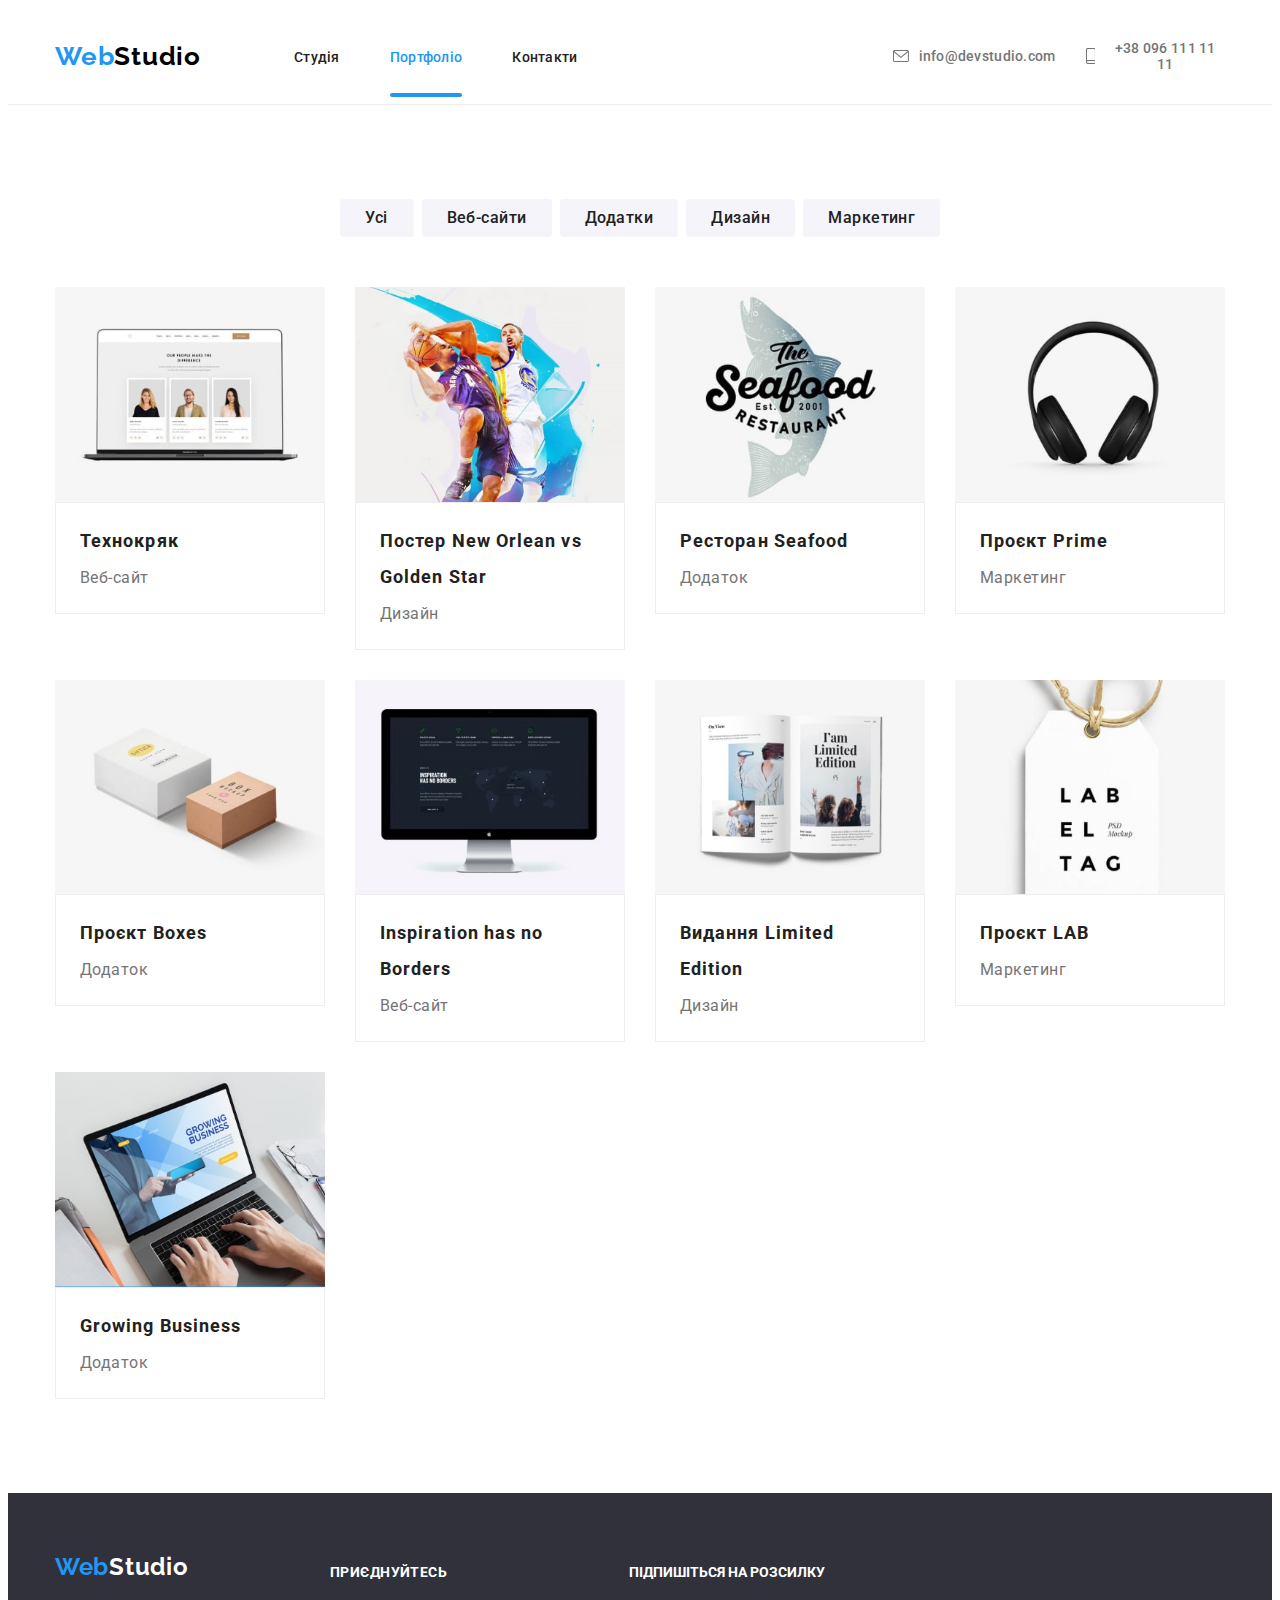
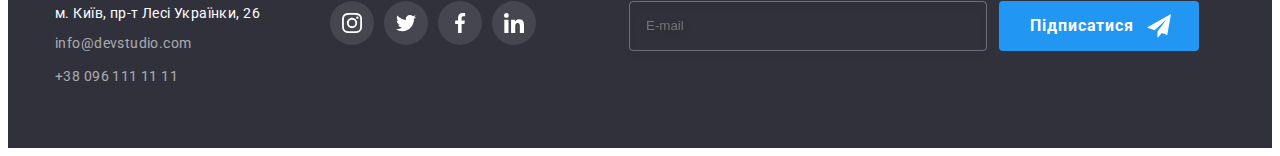
<file: portfolio.html>
<!DOCTYPE html>
<html lang="en">
  <head>
    <meta charset="UTF-8" />
    <meta http-equiv="X-UA-Compatible" content="IE=edge" />
    <meta name="viewport" content="width=device-width, initial-scale=1.0" />
    <title>Portfolio</title>
    <link rel="preconnect" href="https://fonts.googleapis.com" />
    <link rel="preconnect" href="https://fonts.gstatic.com" crossorigin />
    <link
      href="https://fonts.googleapis.com/css2?family=Raleway:wght@700&family=Roboto:wght@400;500;700;900&display=swap"
      rel="stylesheet"
    />
    <link
      rel="stylesheet"
      href="https://cdnjs.cloudflare.com/ajax/libs/modern-normalize/1.1.0/modern-normalize.min.css"
      integrity="sha512-wpPYUAdjBVSE4KJnH1VR1HeZfpl1ub8YT/NKx4PuQ5NmX2tKuGu6U/JRp5y+Y8XG2tV+wKQpNHVUX03MfMFn9Q=="
      crossorigin="anonymous"
      referrerpolicy="no-referrer"
    />
    <link href="./css/main.min.css" rel="stylesheet" />
    <link href="./css/style.css" rel="stylesheet" />
  </head>
  <body>
    <!---Header--->
    <header class="header">
      <div class="header__container">
        <a class="logo" href="/">Web<span class="logo--header">Studio</span></a>
        <nav class="nav">
          <ul class="nav__list">
            <li class="nav__item">
              <a href="./index.html" class="nav__link">Студія</a>
            </li>
            <li class="nav__item">
              <a href="" class="nav__link nav__link--current">Портфоліо</a>
            </li>
            <li class="nav__item"><a href="" class="nav__link">Контакти</a></li>
          </ul>
        </nav>
        <div class="header__list-contacts">
          <a href="mailto:info@devstudio.com" class="header__mail">
            <svg class="header__icon-envelope" width="16" height="12">
              <use href="./images/icons.svg#icon-envelope"></use>
            </svg>
            info@devstudio.com</a
          >
          <a href="tel:+380961111111" class="header__tel"
            ><svg class="header__icon-smartphone" width="10" height="16">
              <use href="./images/icons.svg#icon-smartphone"></use></svg>+38 096 111 11 11</a>
        </div>
      </div>
    </header>

    <!---Portfolio--->
    <main>
      <section class="portfolio">
        <div class="container">
          <ul class="bottons">
            <li class="bottons__item">
              <button type="button" class="bottons__radio">Усі</button>
            </li>
            <li class="bottons__item">
              <button type="button" class="bottons__radio">Веб-сайти</button>
            </li>
            <li class="bottons__item">
              <button type="button" class="bottons__radio">Додатки</button>
            </li>
            <li class="bottons__item">
              <button type="button" class="bottons__radio">Дизайн</button>
            </li>
            <li class="bottons__item">
              <button type="button" class="bottons__radio">Маркетинг</button>
            </li>
          </ul>
          <div class="projects">
            <ul class="projects__list">
              <li class="projects__item">
                <div class="projects__overflow">
                  <img
                    src="./images/img-1-min.jpg"
                    alt="Ноутбук з зображенням карток"
                    width="370"
                    height="294"
                  />
                  <p class="projects__overflow-description">
                    Ресурс пропонує комплексні пропозиції з різним рівнем
                    функціоналу та сервісів. Все це дозволить відвідувачу
                    отримати вичерпні відомості про компанію чи приватну особу.
                  </p>
                </div>

                <div class="projects__description">
                  <h2 class="projects__sub-title">Технокряк</h2>
                  <p class="projects__name">Веб-сайт</p>
                </div>
              </li>
              <li class="projects__item">
                <div class="projects__overflow">
                  <img
                    src="./images/img-2-min.jpg"
                    alt="Баскетболісти"
                    width="370"
                    height="294"
                  />
                  <p class="projects__overflow-description">
                    Ресурс пропонує комплексні пропозиції з різним рівнем
                    функціоналу та сервісів. Все це дозволить відвідувачу
                    отримати вичерпні відомості про компанію чи приватну особу.
                  </p>
                </div>

                <div class="projects__description">
                  <h2 class="projects__sub-title">
                    Постер New Orlean vs Golden Star
                  </h2>
                  <p class="projects__name">Дизайн</p>
                </div>
              </li>
              <li class="projects__item">
                <div class="projects__overflow">
                  <img
                    src="./images/img-3-min.jpg"
                    alt="Емблема ресторану"
                    width="370"
                    height="294"
                  />
                  <p class="projects__overflow-description">
                    Ресурс пропонує комплексні пропозиції з різним рівнем
                    функціоналу та сервісів. Все це дозволить відвідувачу
                    отримати вичерпні відомості про компанію чи приватну особу.
                  </p>
                </div>

                <div class="projects__description">
                  <h2 class="projects__sub-title">Ресторан Seafood</h2>
                  <p class="projects__name">Додаток</p>
                </div>
              </li>
              <li class="projects__item">
                <div class="projects__overflow">
                  <img
                    src="./images/img-4-min.jpg"
                    alt="Навушники"
                    width="370"
                    height="294"
                  />
                  <p class="projects__overflow-description">
                    Ресурс пропонує комплексні пропозиції з різним рівнем
                    функціоналу та сервісів. Все це дозволить відвідувачу
                    отримати вичерпні відомості про компанію чи приватну особу.
                  </p>
                </div>

                <div class="projects__description">
                  <h2 class="projects__sub-title">Проєкт Prime</h2>
                  <p class="projects__name">Маркетинг</p>
                </div>
              </li>
              <li class="projects__item">
                <div class="projects__overflow">
                  <img
                    src="./images/img-5-min.jpg"
                    alt="Дві коробки"
                    width="370"
                    height="294"
                  />
                  <p class="projects__overflow-description">
                    Ресурс пропонує комплексні пропозиції з різним рівнем
                    функціоналу та сервісів. Все це дозволить відвідувачу
                    отримати вичерпні відомості про компанію чи приватну особу.
                  </p>
                </div>

                <div class="projects__description">
                  <h2 class="projects__sub-title">Проєкт Boxes</h2>
                  <p class="projects__name">Додаток</p>
                </div>
              </li>
              <li class="projects__item">
                <div class="projects__overflow">
                  <img
                    src="./images/img-6-min.jpg"
                    alt="Монітор з сайтом"
                    width="370"
                    height="294"
                  />
                  <p class="projects__overflow-description">
                    Ресурс пропонує комплексні пропозиції з різним рівнем
                    функціоналу та сервісів. Все це дозволить відвідувачу
                    отримати вичерпні відомості про компанію чи приватну особу.
                  </p>
                </div>

                <div class="projects__description">
                  <h2 class="projects__sub-title">
                    Inspiration has no Borders
                  </h2>
                  <p class="projects__name">Веб-сайт</p>
                </div>
              </li>
              <li class="projects__item">
                <div class="projects__overflow">
                  <img
                    src="./images/img-7-min.jpg"
                    alt="Розгорнута книжка"
                    width="370"
                    height="294"
                  />
                  <p class="projects__overflow-description">
                    Ресурс пропонує комплексні пропозиції з різним рівнем
                    функціоналу та сервісів. Все це дозволить відвідувачу
                    отримати вичерпні відомості про компанію чи приватну особу.
                  </p>
                </div>

                <div class="projects__description">
                  <h2 class="projects__sub-title">Видання Limited Edition</h2>
                  <p class="projects__name">Дизайн</p>
                </div>
              </li>
              <li class="projects__item">
                <div class="projects__overflow">
                  <img
                    src="./images/img-8-min.jpg"
                    alt="Бірка з написом"
                    width="370"
                    height="294"
                  />
                  <p class="projects__overflow-description">
                    Ресурс пропонує комплексні пропозиції з різним рівнем
                    функціоналу та сервісів. Все це дозволить відвідувачу
                    отримати вичерпні відомості про компанію чи приватну особу.
                  </p>
                </div>

                <div class="projects__description">
                  <h2 class="projects__sub-title">Проєкт LAB</h2>
                  <p class="projects__name">Маркетинг</p>
                </div>
              </li>
              <li class="projects__item">
                <div class="projects__overflow">
                  <img
                    src="./images/img-9-min.jpg"
                    alt="Чоловік друкує на лептопі"
                    width="370"
                    height="294"
                  />
                  <p class="projects__overflow-description">
                    Ресурс пропонує комплексні пропозиції з різним рівнем
                    функціоналу та сервісів. Все це дозволить відвідувачу
                    отримати вичерпні відомості про компанію чи приватну особу.
                  </p>
                </div>

                <div class="projects__description">
                  <h2 class="projects__sub-title">Growing Business</h2>
                  <p class="projects__name">Додаток</p>
                </div>
              </li>
            </ul>
          </div>
        </div>
      </section>
    </main>

    <!---footer---->
    <footer class="footer">
      <div class="footer__container">
        <div class="contacts">
          <a class="contacts__logo" href="./index.html"
            >Web<span class="contacts--footer">Studio</span></a
          >
          <ul class="contacts__list">
            <li class="contacts__item-one">
              <a
                href="https://www.google.com/maps/place/%D0%B1%D1%83%D0%BB.+%D0%9B%D0%B5%D1%81%D0%B8+%D0%A3%D0%BA%D1%80%D0%B0%D0%B8%D0%BD%D0%BA%D0%B8,+26,+%D0%9A%D0%B8%D0%B5%D0%B2,+02000/@50.4265841,30.5361971,17z/data=!3m1!4b1!4m5!3m4!1s0x40d4cf0e033ecbe9:0x57a4dffefec77da0!8m2!3d50.4265807!4d30.5383858"
                class="contacts__link-adress"
                >м. Київ, пр-т Лесі Українки, 26</a
              >
            </li>
            <li class="contacts__item-two">
              <a href="mailto:info@devstudio.com" class="contacts__link"
                >info@devstudio.com</a
              >
            </li>
            <li>
              <a href="tel:+380961111111" class="contacts__link"
                >+38 096 111 11 11</a
              >
            </li>
          </ul>
        </div>
        <div class="footer-socials">
          <h2 class="footer-socials__title">Приєднуйтесь</h2>
          <ul class="footer-socials__list">
            <li class="footer-socials__item">
              <a
                class="footer-socials__link"
                href="https://www.instagram.com"
                target="_blank"
                rel="noopener noreferrer"
                aria-label="instagram"
              >
                <svg class="footer-socials__image" width="20" height="20">
                  <use href="./images/icons.svg#icon-instagram"></use>
                </svg>
              </a>
            </li>
            <li class="footer-socials__item">
              <a
                class="footer-socials__link"
                href="https://twitter.com"
                target="_blank"
                rel="noopener noreferrer"
                aria-label="twitter"
              >
                <svg class="footer-socials__image" width="20" height="20">
                  <use href="./images/icons.svg#icon-twitter"></use>
                </svg>
              </a>
            </li>
            <li class="footer-socials__item">
              <a
                class="footer-socials__link"
                href="https://facebook.com"
                target="_blank"
                rel="noopener noreferrer"
                aria-label="facebook"
              >
                <svg class="footer-socials__image" width="20" height="20">
                  <use href="./images/icons.svg#icon-facebook"></use>
                </svg>
              </a>
            </li>
            <li class="footer-socials__item">
              <a
                class="footer-socials__link"
                href="https://www.linkedin.com/"
                target="_blank"
                rel="noopener noreferrer"
                aria-label="linkedin"
              >
                <svg class="footer-socials__image" width="20" height="20">
                  <use href="./images/icons.svg#icon-linkedin"></use>
                </svg>
              </a>
            </li>
          </ul>
        </div>
        <div class="subscribe-form">
          <p class="subscribe-form__text">Підпишіться на розсилку</p>
          <form
            class="subscribe-form__field"
            name="footer-form"
            autocomplete="off"
          >
            <input
              class="subscribe-form__input"
              type="email"
              name="email_footer"
              placeholder="E-mail"
              autocomplete="on"
              required
            />
            <button class="subscribe-btn hero-btn" type="submit">
              Підписатися
              <svg class="subscribe-btn__icon" width="24" height="24">
                <use href="./images/icons.svg#icon-icon-send"></use>
              </svg>
            </button>
          </form>
        </div>
      </div>
    </footer>
  </body>
</html>
</file>
<file: css/style.css>
/*--------------------MAIN PAGE-----------------*/
/*:root {
    --main-background-color: #FFFFFF;
    --secondary-background-color: hsl(235, 10%, 21%);
    --third-background-color: #F5F4FA; 
    --hero-title-color: #FFFFFF;
    --main-title-color: #212121;
    --main-text-color: #757575;
    --primary-text-color: #757575;
    --accent-text-color: #2196F3;
    --pasive-button-color: #2196F3;
    --active-button-color: #188CE8;
    --button-text-color: #FFFFFF; 
    --logo-web-text-color: #2196F3;
    --first-studio-text-color: #000000;
    --second-studio-text-color: #FFFFFF;
    --adress-text-color: #FFFFFF;
    --animation-function: 250ms cubic-bezier(0.4, 0, 0.2, 1);


/*----------сітка--------------*/
/*--indent: 30px;
--items: 4;
}*/

/*html {
  box-sizing: border-box;
}

body {
  font-family: "Roboto", Verdana, sans-serif;
}

*,
*::before,
*::after {
  box-sizing: inherit;
}*/

/*-------reset-------*/
/*h1,
h2,
h3,
p {
  margin: 0;
}

ul {
  list-style: none;
  margin: 0;
  padding: 0;
}

a {
  text-decoration: none;
  transition-property: color;
  transition-duration: 250ms;
  transition-timing-function: cubic-bezier(0.4, 0, 0.2, 1);
}

h2 {
  font-size: 36px;
  line-height: calc(42 / 36);
  text-align: center;
  letter-spacing: 0.03em;
  color: var(--main-title-color);
}*/

/*-------container---------*/

/*.container {
  width: 1200px;
  padding-left: 15px;
  padding-right: 15px;
  margin-left: auto;
  margin-right: auto;
}*/

/*.section {
  padding-top: 94px;
  padding-bottom: 94px;
}*/

/*.section--team {
  background-color: var(--third-background-color);
}*/

/*.card-set {
display: flex;
flex-wrap: wrap;
gap: var(--indent);
 }*/

/*.card-set__items {
 flex-basis: calc((100% - var(--indent) * (var(--items) - 1 )) / var(--items));
 }*/

/*Header*/
/*.header {
  background-color: var(--main-background-color);
  border-bottom: 1px solid #ececec;
}

.header__container {
  display: flex;
  text-align: center;
}*/

/*.logo {
  display: flex;
  align-items: center;
  justify-content: center;
  font-family: "Raleway";
  font-weight: 700;
  font-size: 26px;
  line-height: calc(31 / 26);
  letter-spacing: 0.03em;
  color: var(--logo-web-text-color);
  text-decoration: none;
  padding-right: 93px;
  padding-top: 24px;
  padding-bottom: 24px;
}

.logo--header {
  color: var(--first-studio-text-color);
}*/

/*.header__mail:hover .header__icon-envelope,
.header__mail:focus .header__icon-envelope {
  fill: var(--accent-text-color);
}

.header__tel:hover .header__icon-smartphone,
.header__tel:focus .header__icon-smartphone {
  fill: var(--accent-text-color);
}

.header__list-contacts {
  display: flex;
  text-align: center;
  margin-left: 315px;
}

.header__tel,
.header__mail {
  font-weight: 500;
  font-size: 14px;
  line-height: calc(16 / 14);
  letter-spacing: 0.02em;
  color: var(--primary-text-color);
}

.header__tel {
  display: flex;
  align-items: center;
  padding-top: 32px;
  padding-bottom: 32px;
  margin-left: 30px;
}

.header__mail {
  display: flex;
  align-items: center;
  padding-top: 32px;
  padding-bottom: 32px;
}

.header__icon-envelope {
  fill: #757575;
  margin-right: 10px;
}

.header__icon-smartphone {
  fill: #757575;
  margin-right: 10px;
}*/

/*.nav {
  display: flex;
  align-items: center;
  justify-content: center;
}

.nav__list .nav__item:not(:last-child) {
  margin-right: 50px;
}

.nav__list {
  display: flex;
}

.nav__link {
  position: relative;
  color: var(--main-title-color);
  font-weight: 500;
  font-size: 14px;
  line-height: 1.14;
  letter-spacing: 0.02em;
}

.nav__link--current {
  color: var(--accent-text-color);
  padding-top: 32px;
  padding-bottom: 32px;
}

.nav__link:hover,
.nav__link:focus,
.header__mail:hover,
.header__mail:focus,
.header__tel:hover,
.heade__tel:focus {
  color: var(--accent-text-color);
}


.nav__link--current::after {
  position: absolute;
  display: inline-block;
  content: "";
  width: 100%;
  height: 4px;
  background: var(--accent-text-color);
  border-radius: 2px;
  left: 0;
  bottom: 0;
}*/

/*--------------------Hero-----------------*/

/*.container-hero {
}*/

/*.hero {
  max-width: 1600px;
  height: 600px;
  margin: 0 auto;
  background-image: linear-gradient(
      to right,
      rgba(47, 48, 58, 0.4),
      rgba(47, 48, 58, 0.4)
    ),
    url(../images/herofon/imgh.png);
  background-repeat: no-repeat;
  background-position: center;
  background-color: #c4c4c4;
  text-align: center;
  padding-top: 200px;
  padding-bottom: 200px;
}

.hero__title {
  font-weight: 900;
  font-size: 44px;
  width: 696px;
  margin-left: auto;
  margin-right: auto;
  margin-bottom: 30px;
  line-height: calc(60 / 44);
  letter-spacing: 0.06em;
  text-transform: uppercase;
  text-align: center;
  color: var(--hero-title-color);
}

.hero-btn {
  font-family: inherit;
  font-weight: 700;
  font-size: 16px;
  line-height: calc(30 / 16);
  display: flex;
  align-items: center;
  text-align: center;
  border-radius: 4px;
  border: 0;
  padding: 10px 32px;
  margin-left: auto;
  margin-right: auto;
  min-width: 216px;
  letter-spacing: 0.06em;
  color: var(--button-text-color);
  background-color: var(--pasive-button-color);
  cursor: pointer;
  transition-property: background-color;
  transition-duration: 250ms;
  transition-timing-function: cubic-bezier(0.4, 0, 0.2, 1);
}

.hero-btn:hover,
.hero-btn:focus {
  box-shadow: 0px 4px 4px rgba(0, 0, 0, 0.15);
  background-color: var(--active-button-color);
}*/

/*----------------Benefits--------------*/

/*.section-benefits {
  padding-top: 94px;
}

.section-benefits__title {
  display: none;
}

.benefits__container {
  display: flex;
  justify-content: center;
  align-items: center;
  background-color: #f5f4fa;
  width: 270px;
  height: 120px;
  border-radius: 4px;
  /*margin-right: 30px;
  margin-bottom: 30px;
}

.benefits__list {
  display: flex;
  gap: 30px;
}

.benefits__list .benefits__item:not(:last-child) {
  gap: 30px;
}

.benefits__item {
  min-width: 270px;
}

.benefits__sub-title {
  font-size: 14px;
  width: 270px;
  line-height: calc(16 / 14);
  letter-spacing: 0.03em;
  text-transform: uppercase;
  color: var(--main-title-color);
  margin-bottom: 10px;
}

.benefits__description {
  font-size: 14px;
  line-height: calc(24 / 14);
  letter-spacing: 0.03em;
  color: var(--main-text-color);
}*/

/*------------------Activity----------------*/
/*.activity__list {
  display: flex;
  flex-wrap: wrap;
  gap: var(--indent);
}

.activity__title {
  min-width: 366px;
  margin-bottom: 50px;
}

.activity__item {
  position: relative;
  --items: 3;
}

.activity__overlay-title {
  position: absolute;
  bottom: 0;
  padding-top: 27px;
  padding-bottom: 27px;
  width: 100%;
  background: rgba(47, 48, 58, 0.8);
}

.activity__overlay-text {
  font-weight: 700;
  font-size: 14px;
  line-height: 1.14;
  text-align: center;
  letter-spacing: 0.03em;
  text-transform: uppercase;
  color: #ffffff;
}*/

/*-----------------Team-------------*/

/*.team__list {
  display: flex;
  flex-wrap: wrap;
  gap: var(--indent);
}

.team__item {
  background-color: var(--main-background-color);
  box-shadow: 0px 1px 3px rgba(0, 0, 0, 0.12), 0px 1px 1px rgba(0, 0, 0, 0.14),
    0px 2px 1px rgba(0, 0, 0, 0.2);
  border-radius: 0px 0px 4px 4px;
  flex-basis: calc((100% - var(--indent) * (var(--items) - 1)) / var(--items));
}

.team__person {
  padding-top: 30px;
  padding-bottom: 30px;
}

.team__title {
  margin-bottom: 50px;
}

.team__sub-title {
  font-weight: 500;
  font-size: 16px;
  margin-bottom: 10px;
  line-height: calc(19 / 16);
  text-align: center;
  letter-spacing: 0.03em;
  color: var(--main-title-color);
}

.team__description {
  font-size: 16px;
  padding-bottom: 16px;
  line-height: calc(19 / 16);
  text-align: center;
  letter-spacing: 0.03em;
  color: var(--main-text-color);
}*/

/*.socials {
  display: flex;
  justify-content: center;
  align-items: center;
  gap: 10px;
}
.socials__image {
  fill: currentColor;
}

.socials__link {
  display: flex;
  justify-content: center;
  align-items: center;
  width: 44px;
  height: 44px;
  border-radius: 50%;
  color: #afb1b8;
  transition-property: color, background-color;
  transition-duration: 250ms;
  transition-timing-function: cubic-bezier(0.4, 0, 0.2, 1);
}

.socials__link:hover,
.socials__link:focus {
  background-color: var(--accent-text-color);
  color: var(--main-background-color);
}*/

/*.socials-link:hover .soc-icon,
.socials-link:focus .soc-icon {
fill: var(--main-background-color);
}*/

/*--------------customers---------*/

/*.regular-customers {
padding-top: 94px;
padding-bottom: 94px;
}*/

/*.customers__list {
  display: flex;
  flex-wrap: wrap;
  gap: var(--indent);
}
.customers__link {
  display: flex;
  justify-content: center;
  align-items: center;
  background-color: var(--main-background-color);
  width: 170px;
  height: 92px;
  border-radius: 4px;
  border: 1px solid #afb1b8;
  border-radius: 4px;
  color: #afb1b8;
  transition-property: color, border-color;
  transition-duration: 250ms;
  transition-timing-function: cubic-bezier(0.4, 0, 0.2, 1);
}

.customers__icon {
  fill: currentColor;
}

.customers__item {
  --items: 6;
}

.customers__title {
  margin-bottom: 50px;
}

.customers__link:hover,
.customers__link:focus {
  border-color: var(--accent-text-color);
  color: var(--accent-text-color);
}*/

/*.regular-customers-link:hover .regular-customers-icon,
.regular-customers-link:focus .regular-customers-icon {
    fill: var(--accent-text-color);
}*/

/*-----------------Footer-------------*/
/*.footer {
  background-color: var(--secondary-background-color);
  padding-top: 60px;
  padding-bottom: 60px;
}

.footer__container {
  display: flex;
}

.contacts {
  width: 231px;
  display: flex;
  flex-direction: column;
}

.contacts__logo {
  display: inline-block;
  font-family: "Raleway";
  font-weight: 700;
  font-size: 26px;
  line-height: calc(31 / 26);
  letter-spacing: 0.03em;
  color: var(--logo-web-text-color);
  text-decoration: none;
  margin-bottom: 20px;
}

.contacts--footer {
  color: var(--second-studio-text-color);
}

/*.footer-adress {
display: flex;
flex-direction: column;   
}*/

/*.logo {
  display: block;
}

.contacts__list {
  display: flex;
  flex-direction: column;
}

.contacts__link-adress {
  font-family: "Roboto";
  font-style: normal;
  font-weight: 400;
  font-size: 14px;
  line-height: calc(24 / 14);
  letter-spacing: 0.03em;
  color: var(--adress-text-color);
}

.contacts__link {
  font-family: "Roboto";
  font-style: normal;
  font-weight: 400;
  font-size: 14px;
  line-height: calc(24 / 14);
  letter-spacing: 0.03em;
  color: rgba(255, 255, 255, 0.6);
}

.contacts__item-one {
  margin-bottom: 6px;
}

.contacts__item-two {
  margin-bottom: 9px;
}

.contacts__link:hover,
.contacts__link:focus,
.contacts__link-adress:hover,
.contacts__link-adress:focus {
  color: var(--accent-text-color);
}*/

/*.footer-socials {
  display: flex;
  flex-direction: column;
  margin-top: 12px;
  margin-bottom: 40px;
  margin-left: 70px;
}

.footer-socials__title {
  margin-bottom: 20px;
  text-transform: uppercase;
  font-size: 14px;
  line-height: 1.14;
  color: var(--adress-text-color);
  text-align: left;
}

.footer-socials__list {
  display: flex;
  justify-content: center;
  align-items: center;
  gap: 10px;
}

.footer-socials__image {
  fill: var(--adress-text-color);
}

.footer-socials__link {
  background-color: rgba(255, 255, 255, 0.1);
  display: flex;
  justify-content: center;
  align-items: center;
  width: 44px;
  height: 44px;
  border-radius: 50%;
  transition-property: background-color;
  transition-duration: 250ms;
  transition-timing-function: cubic-bezier(0.4, 0, 0.2, 1);
}

.footer-socials__link:hover,
.footer-socials__link:focus {
  background-color: var(--accent-text-color);
}

.footer-socials__link:hover .socials__image,
.footer-socials__link:focus .socials__image {
  fill: var(--main-background-color);
}*/

/*.subscribe-form {
  display: flex;
  flex-direction: column;
  margin-top: 12px;
  margin-left: 93px;
}

.subscribe-form__text {
  font-weight: 700;
  margin-bottom: 20px;
  color: var(--hero-title-color);
  text-transform: uppercase;
  font-size: 14px;
  line-height: 1.14;
}

.subscribe-form__field {
  display: flex;
  gap: 12px;
}

.subscribe-form__input {
  width: 358px;
  height: 50px;
  padding: 15px 16px;
  outline: unset;
  background-color: transparent;
  color: white;
  border: 1px solid rgba(255, 255, 255, 0.3);
  filter: drop-shadow(0px 4px 4px rgba(0, 0, 0, 0.15));
  border-radius: 4px;
  transition: border-color var(--animation-function);
}

.subscribe-form__input:focus {
  border-color: var(--accent-text-color);
}

.subscribe-form__btn {
  position: relative;
  display: block;
  padding: 10px 62px 10px 28px;
  width: 200px;
  height: 50px;
}

.subscribe-form__icon {
  position: absolute;
  top: 13px;
  right: 28px;
  fill: currentColor;
}*/

/*-----PORTFOLI----*/

/*.portfolio {
  padding-top: 94px;
  padding-bottom: 94px;
}

.bottons__radio {
  font-family: "Roboto";
  font-weight: 500;
  font-size: 16px;
  min-width: 74px;
  padding: 6px 25px;
  line-height: calc(26 / 16);
  text-align: center;
  letter-spacing: 0.03em;
  background-color: var(--third-background-color);
  color: var(--main-title-color);
  cursor: pointer;
  border: 0;
  border-radius: 4px;
  transition-property: color, background-color, box-shadow;
  transition-duration: 250ms;
  transition-timing-function: cubic-bezier(0.4, 0, 0.2, 1);
}

.projects__item {
  transition-property: box-shadow;
  transition-duration: 250ms;
  transition-timing-function: cubic-bezier(0.4, 0, 0.2, 1);
}

.bottons .bottons__item:nth-child(-n + 4) {
  margin-right: 8px;
}

.projects__item:hover .projects__overflow-description {
  transform: translateY(0%);
}

.projects__item:hover {
  box-shadow: 0px 1px 1px rgba(0, 0, 0, 0.12), 0px 4px 4px rgba(0, 0, 0, 0.06),
    1px 4px 6px rgba(0, 0, 0, 0.16);
}

.bottons {
  display: flex;
  justify-content: center;
  align-content: center;
  margin-bottom: 50px;
}

.bottons__radio:hover,
.bottons__radio:focus {
  box-shadow: 0px 4px 4px rgba(0, 0, 0, 0.25);
  background-color: var(--pasive-button-color);
  color: var(--hero-title-color);
}

.projects__description {
  padding: 20px 24px;
  max-width: 370px;
  border: 1px solid #eeeeee;
}

.projects__sub-title {
  font-size: 18px;
  margin-bottom: 4px;
  line-height: calc(36 / 18);
  letter-spacing: 0.06em;
  color: var(--main-title-color);
}

.projects__description {
  font-size: 16px;
  line-height: calc(30 / 16);
  letter-spacing: 0.03em;
  color: var(--main-text-color);
}*/


/*----------overflow-------------*/

/*.projects__overflow-description {
  position: absolute;
  bottom: 0;
  left: 0;
  width: 100%;
  height: 100%;
  padding: 63px 23px;
  font-size: 18px;
  line-height: 1.55;
  letter-spacing: 0.03em;
  color: var(--adress-text-color);
  background-color: var(--accent-text-color);
  transform: translateY(100%);
  transition-property: transform, background-color;
  transition-duration: 250ms;
  transition-timing-function: cubic-bezier(0.4, 0, 0.2, 1);
  user-select: none;
}

.projects__overflow {
  position: relative;
  overflow: hidden;
}*/

/*--------------modal-----------------*/

/*.backdrop {
  position: fixed;
  top: 0;
  left: 0;
  opacity: 1;
  width: 100%;
  height: 100%;
  background-color: rgba(0, 0, 0, 0.2);
  transition-duration: 250ms;
  transition-timing-function: cubic-bezier(0.4, 0, 0.2, 1);
  transition-property: opacity, visibility;
}

.backdrop.is-hidden .modal {
  transform: translate(-50%, -50%);
}

.backdrop.is-hidden {
  opacity: 0;
  visibility: hidden;
  pointer-events: none;
}

.modal {
  position: absolute;
  top: 50%;
  left: 50%;
  width: 528px;
  height: 581px;
  padding: 40px;
  transform: translate(-50%, -50%) rotate(360deg);
  transition-duration: 1500ms;
  transition-timing-function: cubic-bezier(0.4, 0, 0.2, 1);
  transition-delay: 0s;
  transition-property: transform;
  background-color: #ffffff;
  box-shadow: 0px 1px 3px rgba(0, 0, 0, 0.12), 0px 1px 1px rgba(0, 0, 0, 0.14),
    0px 2px 1px rgba(0, 0, 0, 0.2);
  border-radius: 4px;
}

.modal__btn {
  position: absolute;
  display: inline-flex;
  align-items: center;
  justify-content: center;
  top: 8px;
  right: 8px;
  width: 30px;
  height: 30px;
  border: 1px solid rgba(0, 0, 0, 0.1);
  border-radius: 50%;
  cursor: pointer;
  background-color: #ffffff;
  transition: fill var(--animation-function);
}

.modal__btn:hover,
.modal__btn:focus {
  outline: none;
  fill: var(--accent-text-color);
}

.modal__form-group {
  margin-bottom: 20px;
}

.modal__lable {
  font-size: 20px;
  display: block;
  margin-bottom: 12px;
  text-align: center;
}

.modal__form-lable {
  color: #757575;
  display: block;
  font-size: 12px;
  margin-bottom: 4px;
}

.modal__form-wrapper {
  position: relative;
  margin-bottom: 10px;
}

.modal__form-field {
  width: 100%;
  height: 40px;
  border: 1px solid rgba(33, 33, 33, 0.2);
  outline: unset;
  border-radius: 4px;
  padding-left: 42px;
  padding-right: 42px;
  transition: border-color var(--animation-function);
}

.modal__form-field:focus {
  outline: none;
  border: 1px solid var(--accent-text-color);
  box-shadow: 0 0 4px 1px var(--accent-text-color);
}

.modal__form-icon {
  position: absolute;
  top: 50%;
  left: 12px;
  transition: fill;
  transform: translateY(-50%);
}

.modal__form-field:focus + .modal__form-icon {
  fill: var(--accent-text-color);
}

.modal__form-message {
  display: block;
  font-size: 12px;
  line-height: 1.16;
  letter-spacing: 0.01em;
  /*color: rgba(117, 117, 117, 0.5);*/
 /* padding: 12px 16px;
  width: 100%;
  height: 120px;
  outline: unset;
  resize: none;
  border: 1px solid rgba(33, 33, 33, 0.2);
  border-radius: 4px;
  transition: border var(--animation-function);
}

.modal__form-message:focus {
  outline: none;
  border: 1px solid var(--accent-text-color);
  box-shadow: 0 0 4px 1px var(--accent-text-color);
}

.modal__form-message::placeholder {
  color: rgba(117, 117, 117, 0.5);
}

.modal__form-agreement {
  display: flex;
  justify-content: center;
  font-size: 14px;
  align-items: center;
  gap: 10px;
  margin-bottom: 30px;
}

.btn-form {
  display: block;
}

.modal-form-ag-link {
  color: var(--accent-text-color);
}

.modal__form-agreement-desc {
  color: var(--primary-text-color);
  user-select: none;
}
.modal__form-checkbox {
  appearance: none;
  outline: unset;
  /*outline-offset: -2px;*/
  /*width: 16px;
  height: 15px;
  /* border-radius: 2px;
    border: 2px solid rgba(33, 33, 33, 1);
    background-position: center;
    background-repeat: no-repeat;
    background-size: 0;
    transition: background-size var(--animation-function), background-color var(--animation-function), outline-color var(--animation-function);*/
  /*outline: 2px solid transparent;
  outline-offset: -2px;
  border: 2px solid #9da4bd;
  border-radius: 2px;

  background-position: center;
  background-repeat: no-repeat;
  background-size: 0;
  background-image: url("data:image/svg+xml,%3Csvg width='13' height='10' viewBox='0 0 13 10' fill='none' xmlns='http://www.w3.org/2000/svg'%3E%3Cpath d='M1.95703 4.75166L1.88825 4.68604L1.81923 4.75141L0.93123 5.59258L0.854858 5.66492L0.930974 5.73753L4.42671 9.07236L4.49574 9.1382L4.56476 9.07236L12.069 1.91352L12.1449 1.84116L12.069 1.76881L11.1873 0.927644L11.1183 0.861826L11.0493 0.927611L4.49577 7.17353L1.95703 4.75166Z' fill='white' stroke='white' stroke-width='0.2'/%3E%3C/svg%3E%0A");

  transition: border var(--animation-function),
    background-color var(--animation-function),
    background-image var(--animation-function);
}

.modal__form-checkbox:checked {
  border-color: var(--accent-text-color);
  background-color: var(--accent-text-color);
  background-size: 11px 8px;
}*/
</file>
<file: css/main.min.css>
:root{--main-background-color: #ffffff;--secondary-background-color: hsl(235, 10%, 21%);--third-background-color: #f5f4fa;--hero-title-color: #ffffff;--main-title-color: #212121;--main-text-color: #757575;--primary-text-color: #757575;--accent-text-color: #2196f3;--pasive-button-color: #2196f3;--active-button-color: #188ce8;--button-text-color: #ffffff;--logo-web-text-color: #2196f3;--first-studio-text-color: #000000;--second-studio-text-color: #ffffff;--adress-text-color: #ffffff;--animation-function: 250ms cubic-bezier(0.4, 0, 0.2, 1);--indent: 30px;--items: 4;--column-for-tablet: 2}.footer__container,.container-hero,.header__container{padding-left:15px;padding-right:15px;margin-left:auto;margin-right:auto}@media screen and (min-width: 480px){.footer__container,.container-hero,.header__container{width:480px}}@media screen and (min-width: 768px){.footer__container,.container-hero,.header__container{width:768px}}@media screen and (min-width: 1200px){.footer__container,.container-hero,.header__container{width:1200px}}.customers-section{padding-top:60px;padding-bottom:60px}.projects__list{display:-webkit-box;display:-ms-flexbox;display:flex;-ms-flex-wrap:wrap;flex-wrap:wrap;gap:var(--indent)}.projects__item{-ms-flex-preferred-size:calc((100% - var(--indent)*(var(--items) - 1))/var(--items));flex-basis:calc((100% - var(--indent)*(var(--items) - 1))/var(--items))}html{-webkit-box-sizing:border-box;box-sizing:border-box}body{font-family:"Roboto","Verdana","Geneva","Tahoma",sans-serif}*,*::before,*::after{-webkit-box-sizing:inherit;box-sizing:inherit}h2{font-size:36px;line-height:1.1666666667;text-align:center;letter-spacing:.03em;color:var(--main-title-color)}h1,h2,h3,p{margin:0;padding:0}ul{list-style:none;margin:0;padding:0}a{color:currentColor;text-decoration:none;-webkit-transition-property:color;transition-property:color;-webkit-transition-duration:250ms;transition-duration:250ms;-webkit-transition-timing-function:cubic-bezier(0.4, 0, 0.2, 1);transition-timing-function:cubic-bezier(0.4, 0, 0.2, 1)}img{display:block;max-width:100%;height:auto}.container{padding-left:15px;padding-right:15px;margin-left:auto;margin-right:auto}@media screen and (min-width: 480px){.container{width:480px}}@media screen and (min-width: 768px){.container{width:768px}}@media screen and (min-width: 1200px){.container{width:1200px}}.section{padding-top:60px;padding-bottom:60px}@media screen and (min-width: 768px){.section{padding-top:60px;padding-bottom:60px}}@media screen and (min-width: 1200px){.section{padding-top:94px;padding-bottom:0}}.section--team{background-color:var(--third-background-color)}@media screen and (min-width: 1199.9px){.section--team{padding-bottom:94px}}.section-benefits__title{display:none}.header{background-color:var(--main-background-color);border-bottom:1px solid #ececec}.header__container{display:-webkit-box;display:-ms-flexbox;display:flex;text-align:center;-webkit-box-align:center;-ms-flex-align:center;align-items:center;-webkit-box-pack:justify;-ms-flex-pack:justify;justify-content:space-between}@media(max-width: 767.9px){.header__container{height:60px}}.header__list-contacts{display:-webkit-box;display:-ms-flexbox;display:flex;text-align:center}@media(max-width: 767.9px){.header__list-contacts{display:none}}@media(max-width: 1199.9px){.header__list-contacts{margin-left:auto;-webkit-box-orient:vertical;-webkit-box-direction:normal;-ms-flex-direction:column;flex-direction:column}}@media(min-width: 1199.9px){.header__list-contacts{margin-left:315px}}.header__tel,.header__mail{font-family:"Roboto";font-style:normal;font-weight:500;font-size:12px;line-height:1.1666666667;letter-spacing:.02em;color:#757575}@media(min-width: 1199.9px){.header__tel,.header__mail{font-size:14px;line-height:1.1428571429}}.header__tel{display:-webkit-box;display:-ms-flexbox;display:flex;-webkit-box-align:center;-ms-flex-align:center;align-items:center}@media(min-width: 1199.9px){.header__tel{padding-top:32px;padding-bottom:32px;margin-left:30px}}.header__tel:hover,.header__tel:focus{color:var(--accent-text-color)}.header__tel:hover .header__icon-smartphone,.header__tel:focus .header__icon-smartphone{fill:var(--accent-text-color)}.header__mail{display:-webkit-box;display:-ms-flexbox;display:flex;-webkit-box-align:center;-ms-flex-align:center;align-items:center}@media(max-width: 1199.9px){.header__mail{padding-bottom:10px}}@media(min-width: 1199.9px){.header__mail{padding-top:32px;padding-bottom:32px}}.header__mail:hover,.header__mail:focus{color:var(--accent-text-color)}.header__mail:hover .header__icon-envelope,.header__mail:focus .header__icon-envelope{fill:var(--accent-text-color)}.header__icon-envelope{fill:#757575;margin-right:10px}.header__icon-smartphone{fill:#757575;margin-right:10px}.logo{display:-webkit-box;display:-ms-flexbox;display:flex;-webkit-box-align:center;-ms-flex-align:center;align-items:center;-webkit-box-pack:center;-ms-flex-pack:center;justify-content:center;font-family:"Raleway";font-weight:700;font-size:26px;line-height:1.1923076923;letter-spacing:.03em;color:var(--logo-web-text-color);text-decoration:none;padding-right:93px;padding-top:24px;padding-bottom:24px}.logo--header{color:var(--first-studio-text-color)}.logo{display:block}.nav{display:-webkit-box;display:-ms-flexbox;display:flex;-webkit-box-align:center;-ms-flex-align:center;align-items:center;-webkit-box-pack:center;-ms-flex-pack:center;justify-content:center}@media(max-width: 767.9px){.nav{display:none}}.nav__list .nav__item:not(:last-child){margin-right:50px}.nav__list{display:-webkit-box;display:-ms-flexbox;display:flex}.nav__link{position:relative;color:var(--main-title-color);font-weight:500;font-size:14px;line-height:1.14;letter-spacing:.02em}.nav__link:hover,.nav__link:focus{color:var(--accent-text-color)}.nav__link--current{color:var(--accent-text-color);padding-top:32px;padding-bottom:32px}.nav__link--current::after{position:absolute;display:inline-block;content:"";width:100%;height:4px;background:var(--accent-text-color);border-radius:2px;left:0;bottom:0}.hero{max-width:1600px;height:auto;margin-left:auto;margin-right:auto;background-repeat:no-repeat;background-position:center;background-size:cover;background-color:#c4c4c4;text-align:center;padding-top:118px;padding-bottom:118px;background-image:-webkit-gradient(linear, right top, left top, from(rgba(47, 48, 58, 0.4)), to(rgba(47, 48, 58, 0.4))),url(../images/studio/hero/bg_s@1x.jpg);background-image:linear-gradient(to left, rgba(47, 48, 58, 0.4), rgba(47, 48, 58, 0.4)),url(../images/studio/hero/bg_s@1x.jpg)}@media(min-device-pixel-ratio: 2),(-webkit-min-device-pixel-ratio: 2),(min-resolution: 192dpi),(min-resolution: 2dppx){.hero{background-image:-webkit-gradient(linear, right top, left top, from(rgba(47, 48, 58, 0.4)), to(rgba(47, 48, 58, 0.4))),url(../images/studio/hero/bg_s@2x.jpg);background-image:linear-gradient(to left, rgba(47, 48, 58, 0.4), rgba(47, 48, 58, 0.4)),url(../images/studio/hero/bg_s@2x.jpg)}}@media screen and (min-width: 481px){.hero{background-image:-webkit-gradient(linear, right top, left top, from(rgba(47, 48, 58, 0.4)), to(rgba(47, 48, 58, 0.4))),url(../images/studio/hero/bg_m@1x.jpg);background-image:linear-gradient(to left, rgba(47, 48, 58, 0.4), rgba(47, 48, 58, 0.4)),url(../images/studio/hero/bg_m@1x.jpg)}}@media screen and (min-width: 481px)and (min-device-pixel-ratio: 2),screen and (min-width: 481px)and (-webkit-min-device-pixel-ratio: 2),screen and (min-width: 481px)and (min-resolution: 192dpi),screen and (min-width: 481px)and (min-resolution: 2dppx){.hero{background-image:-webkit-gradient(linear, right top, left top, from(rgba(47, 48, 58, 0.4)), to(rgba(47, 48, 58, 0.4))),url(../images/studio/hero/bg_m@2x.jpg);background-image:linear-gradient(to left, rgba(47, 48, 58, 0.4), rgba(47, 48, 58, 0.4)),url(../images/studio/hero/bg_m@2x.jpg)}}@media screen and (min-width: 769px){.hero{background-image:-webkit-gradient(linear, right top, left top, from(rgba(47, 48, 58, 0.4)), to(rgba(47, 48, 58, 0.4))),url(../images/studio/hero/bg_l@1x.jpg);background-image:linear-gradient(to left, rgba(47, 48, 58, 0.4), rgba(47, 48, 58, 0.4)),url(../images/studio/hero/bg_l@1x.jpg)}}@media screen and (min-width: 769px)and (min-device-pixel-ratio: 2),screen and (min-width: 769px)and (-webkit-min-device-pixel-ratio: 2),screen and (min-width: 769px)and (min-resolution: 192dpi),screen and (min-width: 769px)and (min-resolution: 2dppx){.hero{background-image:-webkit-gradient(linear, right top, left top, from(rgba(47, 48, 58, 0.4)), to(rgba(47, 48, 58, 0.4))),url(../images/studio/hero/bg_l@2x.jpg);background-image:linear-gradient(to left, rgba(47, 48, 58, 0.4), rgba(47, 48, 58, 0.4)),url(../images/studio/hero/bg_l@2x.jpg)}}@media screen and (min-width: 769px)and (min-width: 1199.9px){.hero{padding-top:200px;padding-bottom:200px}}.hero .hero__title{font-weight:900;font-size:26px;max-width:360px;margin-left:auto;margin-right:auto;margin-bottom:30px;line-height:1.62;letter-spacing:.06em;text-transform:uppercase;text-align:center;color:var(--hero-title-color)}@media screen and (min-width: 1199.9px){.hero .hero__title{max-width:696px;font-size:44px;line-height:1.36}}.hero-btn{font-family:inherit;font-weight:700;font-size:16px;line-height:1.875;display:-webkit-box;display:-ms-flexbox;display:flex;-webkit-box-align:center;-ms-flex-align:center;align-items:center;text-align:center;border-radius:4px;border:0;padding:10px 32px;margin-left:auto;margin-right:auto;letter-spacing:.06em;color:var(--button-text-color);background-color:var(--pasive-button-color);cursor:pointer;-webkit-transition-property:background-color;transition-property:background-color;-webkit-transition-duration:250ms;transition-duration:250ms;-webkit-transition-timing-function:cubic-bezier(0.4, 0, 0.2, 1);transition-timing-function:cubic-bezier(0.4, 0, 0.2, 1)}.hero-btn:hover,.hero-btn:focus{-webkit-box-shadow:0px 4px 4px rgba(0,0,0,.15);box-shadow:0px 4px 4px rgba(0,0,0,.15);background-color:var(--active-button-color)}.benefits__container{display:-webkit-box;display:-ms-flexbox;display:flex;text-align:center;-webkit-box-pack:center;-ms-flex-pack:center;justify-content:center;-webkit-box-align:center;-ms-flex-align:center;align-items:center;background-color:#f5f4fa;height:120px;border-radius:4px;margin-bottom:30px}.benefits__list{display:-webkit-box;display:-ms-flexbox;display:flex;gap:var(--indent);-ms-flex-wrap:wrap;flex-wrap:wrap}@media screen and (min-width: 768px){.benefits__list{display:-webkit-box;display:-ms-flexbox;display:flex;gap:var(--indent)}}@media screen and (min-width: 1200px){.benefits__list{-ms-flex-wrap:nowrap;flex-wrap:nowrap}}.benefits__list .benefits__item:not(:last-child){gap:30px}.benefits__item{width:100%}@media screen and (min-width: 767.9px){.benefits__item{-ms-flex-preferred-size:calc((100% - var(--indent)*(var(--column-for-tablet) - 1))/var(--column-for-tablet));flex-basis:calc((100% - var(--indent)*(var(--column-for-tablet) - 1))/var(--column-for-tablet))}}.benefits__sub-title{font-size:14px;text-align:center;line-height:1.1428571429;letter-spacing:.03em;text-transform:uppercase;color:var(--main-title-color);margin-bottom:10px}@media screen and (min-width: 767.9px){.benefits__sub-title{text-align:center}}@media screen and (min-width: 767.9px){.benefits__sub-title{text-align:left}}.benefits__description{font-size:14px;line-height:1.7142857143;letter-spacing:.03em;color:var(--main-text-color)}.activity-section{padding-top:60px;padding-bottom:60px}@media screen and (min-width: 1199.9px){.activity-section{padding-top:94px;padding-bottom:94px}}@media screen and (max-width: 1199.9px){.activity-section{display:none}}.activity__list{display:-webkit-box;display:-ms-flexbox;display:flex;-ms-flex-wrap:wrap;flex-wrap:wrap;gap:var(--indent)}.activity__title{min-width:366px;margin-bottom:50px}.activity__item{position:relative;--items: 3}.activity__overlay-title{position:absolute;bottom:0;padding-top:27px;padding-bottom:27px;width:100%;background:rgba(47,48,58,.8)}.activity__overlay-text{font-weight:700;font-size:14px;line-height:1.14;text-align:center;letter-spacing:.03em;text-transform:uppercase;color:#fff}.team__list{display:-webkit-box;display:-ms-flexbox;display:flex;-ms-flex-wrap:wrap;flex-wrap:wrap;gap:var(--indent);-webkit-box-pack:center;-ms-flex-pack:center;justify-content:center}@media screen and (min-width: 1199.9px){.team__list{-ms-flex-wrap:nowrap;flex-wrap:nowrap}}.team__item{background-color:var(--main-background-color);-webkit-box-shadow:0px 1px 3px rgba(0,0,0,.12),0px 1px 1px rgba(0,0,0,.14),0px 2px 1px rgba(0,0,0,.2);box-shadow:0px 1px 3px rgba(0,0,0,.12),0px 1px 1px rgba(0,0,0,.14),0px 2px 1px rgba(0,0,0,.2);border-radius:0px 0px 4px 4px}@media screen and (min-width: 768px){.team__item{--items: 2;-ms-flex-preferred-size:calc((100% - var(--indent)*(var(--items) - 1))/var(--items));flex-basis:calc((100% - var(--indent)*(var(--items) - 1))/var(--items))}}@media screen and (min-width: 1199.9px){.team__item{--items: 4;-ms-flex-preferred-size:calc((100% - var(--indent)*(var(--items) - 1))/var(--items));flex-basis:calc((100% - var(--indent)*(var(--items) - 1))/var(--items))}}.team__person{padding-top:30px;padding-bottom:30px}.team__title{margin-bottom:30px;font-weight:700;font-size:28px;line-height:1.17;text-align:center;letter-spacing:.03em;margin-bottom:30px}@media screen and (min-width: 1199.9px){.team__title{font-size:36px;line-height:.8571428571;text-align:center;letter-spacing:.03em;margin-bottom:50px}}.team__sub-title{font-weight:500;font-size:16px;margin-bottom:10px;line-height:1.1875;text-align:center;letter-spacing:.03em;color:var(--main-title-color)}.team__description{font-size:16px;padding-bottom:16px;line-height:1.1875;text-align:center;letter-spacing:.03em;color:var(--main-text-color)}.socials{display:-webkit-box;display:-ms-flexbox;display:flex;-webkit-box-pack:center;-ms-flex-pack:center;justify-content:center;-webkit-box-align:center;-ms-flex-align:center;align-items:center;gap:10px}.socials__link{display:-webkit-box;display:-ms-flexbox;display:flex;-webkit-box-pack:center;-ms-flex-pack:center;justify-content:center;-webkit-box-align:center;-ms-flex-align:center;align-items:center;width:44px;height:44px;border-radius:50%;color:#afb1b8;-webkit-transition-property:color,background-color;transition-property:color,background-color;-webkit-transition-duration:250ms;transition-duration:250ms;-webkit-transition-timing-function:cubic-bezier(0.4, 0, 0.2, 1);transition-timing-function:cubic-bezier(0.4, 0, 0.2, 1)}.socials__link:hover,.socials__link:focus{background-color:var(--accent-text-color);color:var(--main-background-color)}.socials__image{fill:currentColor}@media screen and (min-width: 1199.9px){.customers-section{padding-top:94px;padding-bottom:94px}}.customers__list{display:-webkit-box;display:-ms-flexbox;display:flex;-ms-flex-wrap:wrap;flex-wrap:wrap;gap:var(--indent);-webkit-box-pack:center;-ms-flex-pack:center;justify-content:center}.customers__link{display:-webkit-box;display:-ms-flexbox;display:flex;-webkit-box-pack:center;-ms-flex-pack:center;justify-content:center;-webkit-box-align:center;-ms-flex-align:center;align-items:center;background-color:var(--main-background-color);width:100%;height:92px;border-radius:4px;border:1px solid #afb1b8;border-radius:4px;color:#afb1b8;-webkit-transition-property:color,border-color;transition-property:color,border-color;-webkit-transition-duration:250ms;transition-duration:250ms;-webkit-transition-timing-function:cubic-bezier(0.4, 0, 0.2, 1);transition-timing-function:cubic-bezier(0.4, 0, 0.2, 1)}.customers__link:hover,.customers__link:focus{border-color:var(--accent-text-color);color:var(--accent-text-color)}.customers__icon{fill:currentColor}.customers__item{--items: 2;-ms-flex-preferred-size:calc((100% - var(--indent)*(var(--items) - 1))/var(--items));flex-basis:calc((100% - var(--indent)*(var(--items) - 1))/var(--items))}@media screen and (min-width: 767.9px){.customers__item{--items: 3;-ms-flex-preferred-size:calc((100% - var(--indent)*(var(--items) - 1))/var(--items));flex-basis:calc((100% - var(--indent)*(var(--items) - 1))/var(--items))}}@media screen and (min-width: 1199.9px){.customers__item{--items: 6;-ms-flex-preferred-size:calc((100% - var(--indent)*(var(--items) - 1))/var(--items));flex-basis:calc((100% - var(--indent)*(var(--items) - 1))/var(--items))}}.customers__title{margin-bottom:30px;font-size:28px;line-height:1.17;text-align:center;letter-spacing:.03em}@media screen and (min-width: 1199.9px){.customers__title{font-size:36px;line-height:1.17;text-align:center;letter-spacing:.03em;margin-bottom:50px}}.footer{background-color:var(--secondary-background-color);padding-top:60px}@media screen and (min-width: 768px){.footer__container{display:-webkit-box;display:-ms-flexbox;display:flex;-ms-flex-wrap:wrap;flex-wrap:wrap;-webkit-box-pack:justify;-ms-flex-pack:justify;justify-content:space-between}}@media screen and (min-width: 1199.9px){.footer__container{display:-webkit-box;display:-ms-flexbox;display:flex;-ms-flex-wrap:nowrap;flex-wrap:nowrap;-webkit-box-pack:start;-ms-flex-pack:start;justify-content:flex-start}}.contacts{display:-webkit-box;display:-ms-flexbox;display:flex;text-align:center;-webkit-box-orient:vertical;-webkit-box-direction:normal;-ms-flex-direction:column;flex-direction:column;margin-bottom:60px}@media screen and (min-width: 768px){.contacts{margin-left:76px}}@media screen and (min-width: 1199.9px){.contacts{-webkit-box-align:start;-ms-flex-align:start;align-items:flex-start;text-align:left;margin-left:0}}.contacts__list{display:-webkit-box;display:-ms-flexbox;display:flex;-webkit-box-orient:vertical;-webkit-box-direction:normal;-ms-flex-direction:column;flex-direction:column}.contacts__link-adress{font-family:"Roboto";font-style:normal;font-weight:400;font-size:14px;line-height:1.7142857143;letter-spacing:.03em;color:var(--adress-text-color)}.contacts__link-adress:hover,.contacts__link-adress:focus{color:var(--accent-text-color)}.contacts__link{font-family:"Roboto";font-style:normal;font-weight:400;font-size:14px;line-height:1.7142857143;letter-spacing:.03em;color:rgba(255,255,255,.6)}.contacts__link:hover,.contacts__link:focus{color:var(--accent-text-color)}.contacts__item-one{margin-bottom:6px}.contacts__item-two{margin-bottom:9px}.contacts__logo{display:inline-block;font-family:"Raleway";font-weight:700;font-size:24px;line-height:1.1923076923;letter-spacing:.03em;color:var(--logo-web-text-color);text-decoration:none;margin-bottom:20px}.contacts--footer{color:var(--second-studio-text-color)}.footer-socials{margin-bottom:60px}@media screen and (min-width: 768px){.footer-socials{margin-right:89px;margin-bottom:0}}@media screen and (min-width: 1200px){.footer-socials{display:-webkit-box;display:-ms-flexbox;display:flex;-webkit-box-orient:vertical;-webkit-box-direction:normal;-ms-flex-direction:column;flex-direction:column;margin-top:12px;margin-bottom:40px;margin-left:70px;margin-right:0}}.footer-socials__title{margin-bottom:20px;text-transform:uppercase;font-size:14px;line-height:1.14;color:var(--adress-text-color);text-align:center}@media screen and (min-width: 1199.9px){.footer-socials__title{text-align:left}}.footer-socials__list{display:-webkit-box;display:-ms-flexbox;display:flex;-webkit-box-pack:center;-ms-flex-pack:center;justify-content:center;-webkit-box-align:center;-ms-flex-align:center;align-items:center;gap:10px}.footer-socials__image{fill:var(--adress-text-color)}.footer-socials__link{background-color:rgba(255,255,255,.1);display:-webkit-box;display:-ms-flexbox;display:flex;-webkit-box-pack:center;-ms-flex-pack:center;justify-content:center;-webkit-box-align:center;-ms-flex-align:center;align-items:center;width:44px;height:44px;border-radius:50%;-webkit-transition-property:background-color;transition-property:background-color;-webkit-transition-duration:250ms;transition-duration:250ms;-webkit-transition-timing-function:cubic-bezier(0.4, 0, 0.2, 1);transition-timing-function:cubic-bezier(0.4, 0, 0.2, 1)}.footer-socials__link:hover,.footer-socials__link:focus{background-color:var(--accent-text-color)}.footer-socials__link:hover .socials__image,.footer-socials__link:focus .socials__image{fill:var(--main-background-color)}.contacts__logo{font-family:"Raleway",sans-serif;font-size:24px;line-height:1.1666666667;text-decoration:none}.subscribe-form{display:-webkit-box;display:-ms-flexbox;display:flex;-webkit-box-orient:vertical;-webkit-box-direction:normal;-ms-flex-direction:column;flex-direction:column;padding-bottom:60px}@media screen and (min-width: 768px){.subscribe-form{margin-left:auto;margin-right:auto}}@media screen and (min-width: 1200px){.subscribe-form{margin-top:12px;margin-left:93px}}.subscribe-form__text{text-align:center;font-weight:700;margin-bottom:20px;color:var(--hero-title-color);text-transform:uppercase;font-size:14px;line-height:1.14}@media screen and (min-width: 1200px){.subscribe-form__text{text-align:start}}@media screen and (min-width: 1200px){.subscribe-form__field{display:-webkit-box;display:-ms-flexbox;display:flex;gap:12px}}.subscribe-form__input{width:100%;height:50px;padding:15px 16px;margin-bottom:20px;outline:unset;background-color:rgba(0,0,0,0);color:#fff;border:1px solid rgba(255,255,255,.3);-webkit-filter:drop-shadow(0px 4px 4px rgba(0, 0, 0, 0.15));filter:drop-shadow(0px 4px 4px rgba(0, 0, 0, 0.15));border-radius:4px;-webkit-transition:border-color var(--animation-function);transition:border-color var(--animation-function)}@media screen and (min-width: 768px){.subscribe-form__input{width:450px}}@media screen and (min-width: 1200px){.subscribe-form__input{width:358px;margin-bottom:0}}.subscribe-form__input:focus{border-color:var(--accent-text-color)}.subscribe-btn{position:relative;display:block;padding:10px 62px 10px 28px;width:200px;height:50px}.subscribe-btn__icon{position:absolute;top:13px;right:28px;fill:var(--hero-title-color)}.backdrop{position:fixed;top:0;left:0;opacity:1;width:100%;height:100%;background-color:rgba(0,0,0,.2);-webkit-transition-duration:250ms;transition-duration:250ms;-webkit-transition-timing-function:cubic-bezier(0.4, 0, 0.2, 1);transition-timing-function:cubic-bezier(0.4, 0, 0.2, 1);-webkit-transition-property:opacity,visibility;transition-property:opacity,visibility}.is-hidden{opacity:0;visibility:hidden;pointer-events:none}.backdrop.is-hidden .modal{-webkit-transform:translate(-50%, -50%);transform:translate(-50%, -50%)}.modal{position:absolute;top:50%;left:50%;width:100%;max-width:450px;padding:40px;-webkit-transform:translate(-50%, -50%) rotate(360deg);transform:translate(-50%, -50%) rotate(360deg);-webkit-transition-duration:1500ms;transition-duration:1500ms;-webkit-transition-timing-function:cubic-bezier(0.4, 0, 0.2, 1);transition-timing-function:cubic-bezier(0.4, 0, 0.2, 1);-webkit-transition-delay:0s;transition-delay:0s;-webkit-transition-property:-webkit-transform;transition-property:-webkit-transform;transition-property:transform;transition-property:transform, -webkit-transform;background-color:#fff;-webkit-box-shadow:0px 1px 3px rgba(0,0,0,.12),0px 1px 1px rgba(0,0,0,.14),0px 2px 1px rgba(0,0,0,.2);box-shadow:0px 1px 3px rgba(0,0,0,.12),0px 1px 1px rgba(0,0,0,.14),0px 2px 1px rgba(0,0,0,.2);border-radius:4px}@media screen and (min-width: 1200px){.modal{max-width:528px;min-height:581px}}.modal__btn{position:absolute;display:-webkit-inline-box;display:-ms-inline-flexbox;display:inline-flex;-webkit-box-align:center;-ms-flex-align:center;align-items:center;-webkit-box-pack:center;-ms-flex-pack:center;justify-content:center;top:8px;right:8px;width:30px;height:30px;border:1px solid rgba(0,0,0,.1);border-radius:50%;cursor:pointer;background-color:#fff;-webkit-transition:fill var(--animation-function);transition:fill var(--animation-function)}.modal__btn:hover,.modal__btn:focus{outline:none;fill:var(--accent-text-color)}.modal__form-group{margin-bottom:20px}.modal__lable{font-size:20px;display:block;margin-bottom:12px;text-align:center}.modal__form-lable{color:#757575;display:block;font-size:12px;margin-bottom:4px}.modal__form-wrapper{position:relative;margin-bottom:10px}.modal__form-field{width:100%;height:40px;border:1px solid rgba(33,33,33,.2);outline:unset;border-radius:4px;padding-left:42px;padding-right:42px;-webkit-transition:border-color var(--animation-function);transition:border-color var(--animation-function)}.modal__form-field:focus{outline:none;border:1px solid var(--accent-text-color);-webkit-box-shadow:0 0 4px 1px var(--accent-text-color);box-shadow:0 0 4px 1px var(--accent-text-color)}.modal__form-icon{position:absolute;top:50%;left:12px;-webkit-transition:fill;transition:fill;-webkit-transform:translateY(-50%);transform:translateY(-50%)}.modal__form-field:focus+.modal__form-icon{fill:var(--accent-text-color)}.modal__form-message{display:block;font-size:12px;line-height:1.16;letter-spacing:.01em;padding:12px 16px;width:100%;height:120px;outline:unset;resize:none;border:1px solid rgba(33,33,33,.2);border-radius:4px}.modal__form-message:focus{outline:none;border:1px solid var(--accent-text-color);-webkit-box-shadow:0 0 4px 1px var(--accent-text-color);box-shadow:0 0 4px 1px var(--accent-text-color)}.modal__form-message::-webkit-input-placeholder{color:rgba(117,117,117,.5)}.modal__form-message::-moz-placeholder{color:rgba(117,117,117,.5)}.modal__form-message:-ms-input-placeholder{color:rgba(117,117,117,.5)}.modal__form-message::-ms-input-placeholder{color:rgba(117,117,117,.5)}.modal__form-message::placeholder{color:rgba(117,117,117,.5)}.modal__form-agreement{display:-webkit-box;display:-ms-flexbox;display:flex;-webkit-box-pack:center;-ms-flex-pack:center;justify-content:center;font-size:12px;-webkit-box-align:center;-ms-flex-align:center;align-items:center;gap:8px;margin-bottom:30px}@media screen and (min-width: 1200px){.modal__form-agreement{font-size:14px}}.btn-form{display:block}.modal-form-ag-link{color:var(--accent-text-color)}.modal__form-agreement-desc{color:var(--primary-text-color);-webkit-user-select:none;-moz-user-select:none;-ms-user-select:none;user-select:none}.modal__form-checkbox{-webkit-appearance:none;-moz-appearance:none;appearance:none;outline:unset;width:16px;height:15px;outline:2px solid rgba(0,0,0,0);outline-offset:-2px;border:2px solid #9da4bd;border-radius:2px;background-position:center;background-repeat:no-repeat;background-size:0;background-image:url("data:image/svg+xml,%3Csvg width='13' height='10' viewBox='0 0 13 10' fill='none' xmlns='http://www.w3.org/2000/svg'%3E%3Cpath d='M1.95703 4.75166L1.88825 4.68604L1.81923 4.75141L0.93123 5.59258L0.854858 5.66492L0.930974 5.73753L4.42671 9.07236L4.49574 9.1382L4.56476 9.07236L12.069 1.91352L12.1449 1.84116L12.069 1.76881L11.1873 0.927644L11.1183 0.861826L11.0493 0.927611L4.49577 7.17353L1.95703 4.75166Z' fill='white' stroke='white' stroke-width='0.2'/%3E%3C/svg%3E%0A");-webkit-transition:border var(--animation-function),background-color var(--animation-function),background-image var(--animation-function);transition:border var(--animation-function),background-color var(--animation-function),background-image var(--animation-function)}.modal__form-checkbox:checked{border-color:var(--accent-text-color);background-color:var(--accent-text-color);background-size:11px 8px}.portfolio{padding-top:94px;padding-bottom:94px}.bottons__radio{font-family:"Roboto";font-weight:500;font-size:16px;min-width:74px;padding:6px 25px;line-height:1.625;text-align:center;letter-spacing:.03em;background-color:var(--third-background-color);color:var(--main-title-color);cursor:pointer;border:0;border-radius:4px;-webkit-transition-property:color,background-color,-webkit-box-shadow;transition-property:color,background-color,-webkit-box-shadow;transition-property:color,background-color,box-shadow;transition-property:color,background-color,box-shadow,-webkit-box-shadow;-webkit-transition-duration:250ms;transition-duration:250ms;-webkit-transition-timing-function:cubic-bezier(0.4, 0, 0.2, 1);transition-timing-function:cubic-bezier(0.4, 0, 0.2, 1)}.bottons__radio:hover,.bottons__radio:focus{-webkit-box-shadow:0px 4px 4px rgba(0,0,0,.25);box-shadow:0px 4px 4px rgba(0,0,0,.25);background-color:var(--pasive-button-color);color:var(--hero-title-color)}.bottons .bottons__item:nth-child(-n+4){margin-right:8px}.bottons{display:-webkit-box;display:-ms-flexbox;display:flex;-webkit-box-pack:center;-ms-flex-pack:center;justify-content:center;-ms-flex-line-pack:center;align-content:center;margin-bottom:50px}.bottons__item:nth-child(-n+4){margin-right:8px}.portfolio{padding-top:94px;padding-bottom:94px}.projects__item{-webkit-transition-property:-webkit-box-shadow;transition-property:-webkit-box-shadow;transition-property:box-shadow;transition-property:box-shadow, -webkit-box-shadow;-webkit-transition-duration:250ms;transition-duration:250ms;-webkit-transition-timing-function:cubic-bezier(0.4, 0, 0.2, 1);transition-timing-function:cubic-bezier(0.4, 0, 0.2, 1)}.projects__item:hover{-webkit-box-shadow:0px 1px 1px rgba(0,0,0,.12),0px 4px 4px rgba(0,0,0,.06),1px 4px 6px rgba(0,0,0,.16);box-shadow:0px 1px 1px rgba(0,0,0,.12),0px 4px 4px rgba(0,0,0,.06),1px 4px 6px rgba(0,0,0,.16)}.projects__item:hover .projects__overflow-description{-webkit-transform:translateY(0%);transform:translateY(0%)}.projects__description{padding:20px 24px;max-width:370px;border:1px solid #eee}.projects__sub-title{text-align:left;font-size:18px;margin-bottom:4px;line-height:2;letter-spacing:.06em;color:var(--main-title-color)}.projects__name{font-size:16px;line-height:1.875;letter-spacing:.03em;color:var(--main-text-color)}.projects__overflow-description{position:absolute;bottom:0;left:0;width:100%;height:100%;padding:63px 23px;font-size:18px;line-height:1.55;letter-spacing:.03em;color:var(--adress-text-color);background-color:var(--accent-text-color);-webkit-transform:translateY(100%);transform:translateY(100%);-webkit-transition-property:background-color,-webkit-transform;transition-property:background-color,-webkit-transform;transition-property:transform,background-color;transition-property:transform,background-color,-webkit-transform;-webkit-transition-duration:250ms;transition-duration:250ms;-webkit-transition-timing-function:cubic-bezier(0.4, 0, 0.2, 1);transition-timing-function:cubic-bezier(0.4, 0, 0.2, 1);-webkit-user-select:none;-moz-user-select:none;-ms-user-select:none;user-select:none}.projects__overflow{position:relative;overflow:hidden}.menu__container{display:-webkit-box;display:-ms-flexbox;display:flex;position:fixed;top:0;left:0;-webkit-box-orient:vertical;-webkit-box-direction:normal;-ms-flex-direction:column;flex-direction:column;padding:48px 40px;width:100vw;height:100vh;background-color:#fff;z-index:999;-webkit-transform:translateX(100%);transform:translateX(100%);-webkit-transition:-webkit-transform 250ms ease-in-out;transition:-webkit-transform 250ms ease-in-out;transition:transform 250ms ease-in-out;transition:transform 250ms ease-in-out, -webkit-transform 250ms ease-in-out}.menu__container.is-open{-webkit-transform:translateX(0);transform:translateX(0)}.menu__container .menu-toggle{position:absolute;top:16px;right:16px;color:#fff}.menu__nav-list{display:-webkit-box;display:-ms-flexbox;display:flex;-webkit-box-orient:vertical;-webkit-box-direction:normal;-ms-flex-direction:column;flex-direction:column;margin-bottom:auto;row-gap:32px;padding:0;margin-bottom:32px}.menu__nav-link{color:#212121;font-weight:500;font-size:40px;line-height:1.175;letter-spacing:.02em}.menu__nav-link--current{color:var(--accent-text-color)}.menu__list-contacts{display:-webkit-box;display:-ms-flexbox;display:flex;-webkit-box-orient:vertical;-webkit-box-direction:normal;-ms-flex-direction:column;flex-direction:column;row-gap:32px;margin-top:auto;margin-bottom:64px}.menu__tel,.menu__mail{font-weight:500;font-size:24px;line-height:1.1666666667;letter-spacing:.02em;color:var(--main-text-color)}.menu__tel--tel{color:var(--accent-text-color);font-size:34px;line-height:1.1764705882}.menu__tel{display:-webkit-box;display:-ms-flexbox;display:flex;-webkit-box-align:center;-ms-flex-align:center;align-items:center}.menu__mail{display:-webkit-box;display:-ms-flexbox;display:flex;-webkit-box-align:center;-ms-flex-align:center;align-items:center}.menu__icon-envelope{fill:#757575;margin-right:10px}.menu__icon-smartphone{fill:#757575;margin-right:10px}.menu-toggle{min-height:40px;min-width:40px;display:-webkit-box;display:-ms-flexbox;display:flex;-webkit-box-align:center;-ms-flex-align:center;align-items:center;-webkit-box-pack:center;-ms-flex-pack:center;justify-content:center;margin-left:auto;margin-top:10px;margin-bottom:10px;padding:0;background-color:rgba(0,0,0,0);color:#fff;cursor:pointer;border:none;border-radius:50%;outline:none}@media(min-width: 767.9px){.menu-toggle{display:none}}.menu__socials{display:-webkit-box;display:-ms-flexbox;display:flex;-ms-flex-wrap:wrap;flex-wrap:wrap;gap:20px}.menu__socials-link{position:relative}.menu__socials-item--current{color:var(--accent-text-color);font-weight:500;font-size:18px;line-height:1.2222222222;letter-spacing:.02em}.menu__socials-item{position:relative}.menu__socials-item--current:not(:last-child)::after{content:" ";position:absolute;right:-10px;top:50%;-webkit-transform:rotate(-90deg) translateY(10px);transform:rotate(-90deg) translateY(10px);display:block;width:22px;height:1px;background-color:rgba(33,33,33,.2)}.menu-toggle__icon:hover{fill:var(--accent-text-color);-webkit-transition-property:fill;transition-property:fill;-webkit-transition-duration:250ms;transition-duration:250ms;-webkit-transition-timing-function:cubic-bezier(0.4, 0, 0.2, 1);transition-timing-function:cubic-bezier(0.4, 0, 0.2, 1)}/*# sourceMappingURL=main.min.css.map */
</file>
